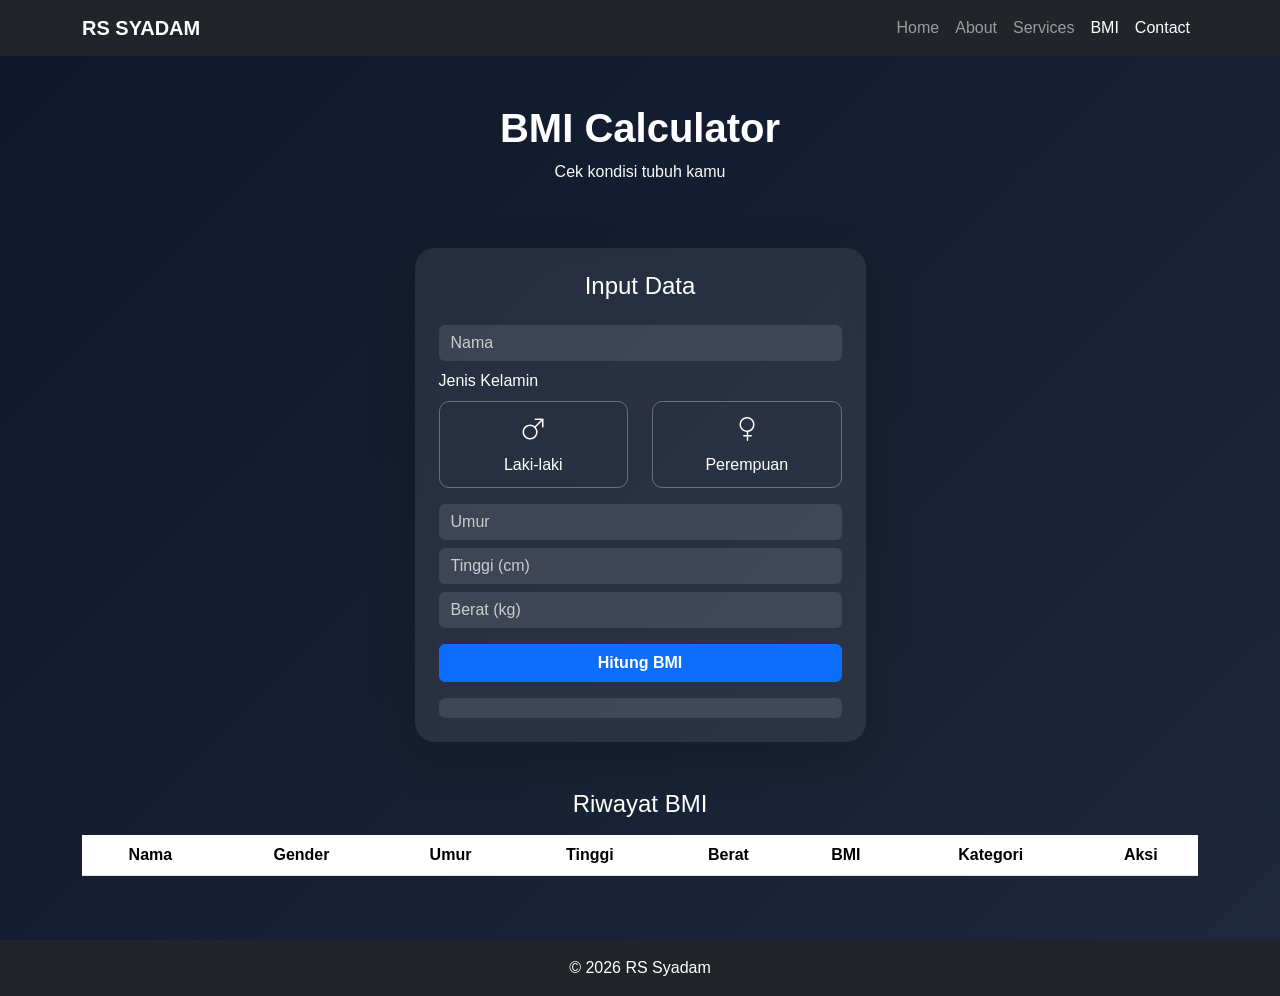
<file: bmi.html>
<!doctype html>
<html lang="en">
  <head>
    <meta charset="UTF-8" />
    <meta name="viewport" content="width=device-width, initial-scale=1.0" />
    <title>BMI Calculator - RS Syadam</title>

    <link
      href="https://cdn.jsdelivr.net/npm/bootstrap@5.3.8/dist/css/bootstrap.min.css"
      rel="stylesheet"
    />

    <link
      href="https://cdn.jsdelivr.net/npm/bootstrap-icons@1.11.3/font/bootstrap-icons.css"
      rel="stylesheet"
    />

    <link rel="stylesheet" href="source/bmi.css" />
  </head>

  <body class="d-flex flex-column min-vh-100">
    <nav class="navbar navbar-expand-lg navbar-dark bg-dark sticky-top">
      <div class="container">
        <a class="navbar-brand fw-bold" href="index.html">RS SYADAM</a>

        <button
          class="navbar-toggler"
          data-bs-toggle="collapse"
          data-bs-target="#nav"
        >
          <span class="navbar-toggler-icon"></span>
        </button>

        <div class="collapse navbar-collapse" id="nav">
          <ul class="navbar-nav ms-auto">
            <li class="nav-item">
              <a class="nav-link" href="index.html">Home</a>
            </li>
            <li class="nav-item">
              <a class="nav-link" href="tentang_kami.html">About</a>
            </li>
            <li class="nav-item">
              <a class="nav-link" href="services.html">Services</a>
            </li>
            <li class="nav-item">
              <a class="nav-link active" href="#">BMI</a>
            </li>
            <li class="nav-item">
              <a class="nav-link active" href="contact.html">Contact</a>
            </li>
          </ul>
        </div>
      </div>
    </nav>

    <main class="flex-grow-1">
      <!-- HEADER -->
      <section class="text-center py-5 text-white">
        <h1 class="fw-bold">BMI Calculator</h1>
        <p class="text-light">Cek kondisi tubuh kamu</p>
      </section>

      <!-- FORM -->
      <div class="container pb-5">
        <div class="row justify-content-center">
          <div class="col-md-5">
            <div class="glass p-4 shadow-lg">
              <h4 class="text-center mb-4">Input Data</h4>

              <!-- NAMA -->
              <input
                type="text"
                id="name"
                class="form-control input-modern mb-2"
                placeholder="Nama"
              />

              <!-- GENDER BUTTON -->
              <div class="mb-3">
                <label class="mb-2">Jenis Kelamin</label>

                <div class="d-flex gap-4">
                  <button
                    type="button"
                    class="gender-btn"
                    onclick="setGender('Laki-laki', this)"
                  >
                    <i class="bi bi-gender-male"></i>
                    <span>Laki-laki</span>
                  </button>

                  <button
                    type="button"
                    class="gender-btn"
                    onclick="setGender('Perempuan', this)"
                  >
                    <i class="bi bi-gender-female"></i>
                    <span>Perempuan</span>
                  </button>
                </div>
              </div>

              <input
                type="number"
                id="age"
                class="form-control input-modern mb-2"
                placeholder="Umur"
              />
              <input
                type="number"
                id="height"
                class="form-control input-modern mb-2"
                placeholder="Tinggi (cm)"
              />
              <input
                type="number"
                id="weight"
                class="form-control input-modern mb-3"
                placeholder="Berat (kg)"
              />

              <button
                class="btn btn-primary w-100 fw-bold"
                onclick="hitungBMI()"
              >
                Hitung BMI
              </button>

              <p id="hasil" class="text-center mt-3 fw-bold"></p>

              <!-- PROGRESS -->
              <div class="progress mt-3">
                <div id="bar" class="progress-bar"></div>
              </div>
            </div>
          </div>
        </div>

        <!-- TABLE -->
        <div class="mt-5">
          <h4 class="text-center mb-3">Riwayat BMI</h4>

          <div class="table-responsive">
            <table class="table text-center">
              <thead>
                <tr>
                  <th>Nama</th>
                  <th>Gender</th>
                  <th>Umur</th>
                  <th>Tinggi</th>
                  <th>Berat</th>
                  <th>BMI</th>
                  <th>Kategori</th>
                  <th>Aksi</th>
                </tr>
              </thead>
              <tbody id="tableData"></tbody>
            </table>
          </div>
        </div>
      </div>
    </main>

    <!-- FOOTER -->
    <footer class="bg-dark text-white text-center py-3 mt-auto">
      <p class="mb-0">© 2026 RS Syadam</p>
    </footer>

    <script src="https://cdn.jsdelivr.net/npm/bootstrap@5.3.8/dist/js/bootstrap.bundle.min.js"></script>
    <script src="source/bmi.js"></script>
  </body>
</html>
</file>
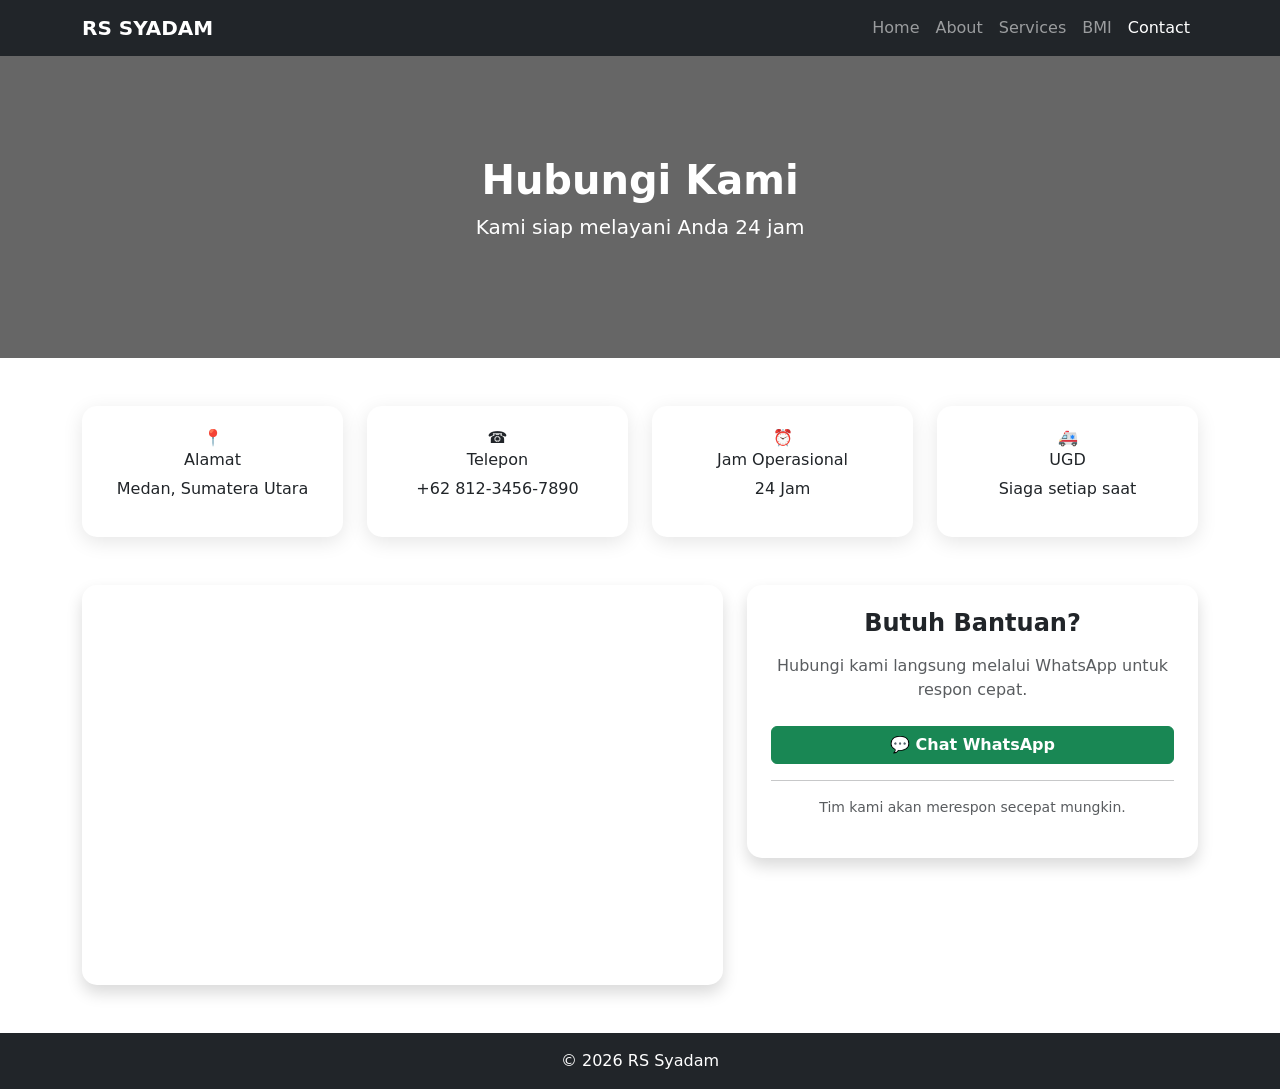
<file: contact.html>
<!doctype html>
<html lang="en">
  <head>
    <meta charset="UTF-8" />
    <meta name="viewport" content="width=device-width, initial-scale=1.0" />
    <title>Contact - RS Syadam</title>

    <link
      href="https://cdn.jsdelivr.net/npm/bootstrap@5.3.8/dist/css/bootstrap.min.css"
      rel="stylesheet"
    />

    <link rel="stylesheet" href="source/contact.css" />
  </head>

  <body class="d-flex flex-column min-vh-100">
    <!-- NAVBAR -->
    <nav class="navbar navbar-expand-lg navbar-dark bg-dark sticky-top">
      <div class="container">
        <a class="navbar-brand fw-bold" href="index.html">RS SYADAM</a>

        <button
          class="navbar-toggler"
          data-bs-toggle="collapse"
          data-bs-target="#nav"
        >
          <span class="navbar-toggler-icon"></span>
        </button>

        <div class="collapse navbar-collapse" id="nav">
          <ul class="navbar-nav ms-auto">
            <li class="nav-item">
              <a class="nav-link" href="index.html">Home</a>
            </li>
            <li class="nav-item">
              <a class="nav-link" href="tentang_kami.html">About</a>
            </li>
            <li class="nav-item">
              <a class="nav-link" href="services.html">Services</a>
            </li>
            <li class="nav-item">
              <a class="nav-link" href="bmi.html">BMI</a>
            </li>
            <li class="nav-item">
              <a class="nav-link active" href="contact.html">Contact</a>
            </li>
          </ul>
        </div>
      </div>
    </nav>

    <!-- HERO -->
    <section class="hero-contact text-center">
      <div class="container">
        <h1 class="fw-bold">Hubungi Kami</h1>
        <p class="lead">Kami siap melayani Anda 24 jam</p>
      </div>
    </section>

    <section class="py-5">
      <div class="container">
        <div class="row g-4 text-center">
          <div class="col-md-3">
            <div class="info-box">
              📍
              <h6>Alamat</h6>
              <p>Medan, Sumatera Utara</p>
            </div>
          </div>

          <div class="col-md-3">
            <div class="info-box">
              ☎️
              <h6>Telepon</h6>
              <p>+62 812-3456-7890</p>
            </div>
          </div>

          <div class="col-md-3">
            <div class="info-box">
              ⏰
              <h6>Jam Operasional</h6>
              <p>24 Jam</p>
            </div>
          </div>

          <div class="col-md-3">
            <div class="info-box">
              🚑
              <h6>UGD</h6>
              <p>Siaga setiap saat</p>
            </div>
          </div>
        </div>
      </div>
    </section>

    <!-- MAP + WA -->
    <section class="pb-5">
      <div class="container">
        <div class="row g-4">
          <!-- MAP -->
          <div class="col-md-7">
            <div class="map-container shadow">
              <iframe
                src="https://www.google.com/maps?q=medan&output=embed"
                width="100%"
                height="100%"
                style="border: 0"
                allowfullscreen=""
              ></iframe>
            </div>
          </div>

          <!-- WA CARD -->
          <div class="col-md-5">
            <div class="wa-card p-4 shadow text-center">
              <h4 class="fw-bold mb-3">Butuh Bantuan?</h4>
              <p class="text-muted">
                Hubungi kami langsung melalui WhatsApp untuk respon cepat.
              </p>

              <a
                href="https://wa.me/6281234567890?text=Halo%20RS%20Syadam%20saya%20ingin%20bertanya"
                target="_blank"
                class="btn btn-success w-100 fw-bold mt-2"
              >
                💬 Chat WhatsApp
              </a>

              <hr />

              <p class="small text-muted">
                Tim kami akan merespon secepat mungkin.
              </p>
            </div>
          </div>
        </div>
      </div>
    </section>

    <!-- FOOTER -->
    <footer class="bg-dark text-white text-center py-3 mt-auto">
      <p class="mb-0">© 2026 RS Syadam</p>
    </footer>

    <script src="https://cdn.jsdelivr.net/npm/bootstrap@5.3.8/dist/js/bootstrap.bundle.min.js"></script>
  </body>
</html>
</file>
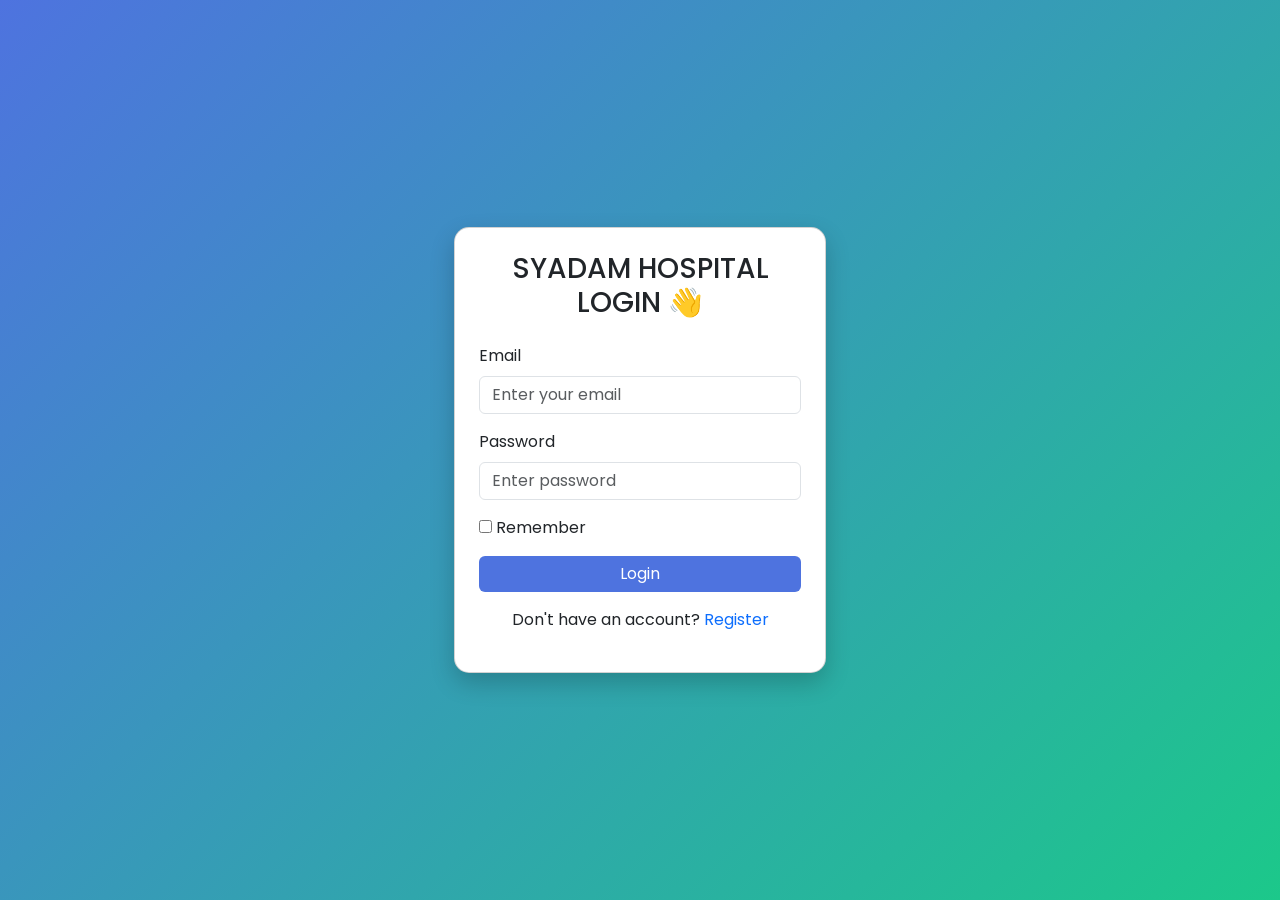
<file: login.html>
<!doctype html>
<html lang="en">
  <head>
    <meta charset="UTF-8" />
    <meta name="viewport" content="width=device-width, initial-scale=1.0" />
    <title>Login</title>

    <link
      href="https://cdn.jsdelivr.net/npm/bootstrap@5.3.8/dist/css/bootstrap.min.css"
      rel="stylesheet"
    />

    <link rel="stylesheet" href="source/style.css" />
    <link
      href="https://fonts.googleapis.com/css2?family=Poppins:wght@300;400;500;600&display=swap"
      rel="stylesheet"
    />
  </head>

  <body>
    <div
      class="container h-100 d-flex justify-content-center align-items-center"
    >
      <div class="col-md-4">
        <div class="card login-card p-4">
          <h3 class="text-center mb-4">SYADAM HOSPITAL LOGIN 👋</h3>

          <form onsubmit="loginUser(event)">
            <p
              id="errorMsg"
              class="text-danger small mt-2"
              style="display: none"
            ></p>
            <div class="mb-3">
              <label class="form-label">Email</label>
              <input
                type="email"
                id="email"
                class="form-control"
                placeholder="Enter your email"
              />
            </div>

            <div class="mb-3">
              <label class="form-label">Password</label>
              <input
                type="password"
                id="password"
                class="form-control"
                placeholder="Enter password"
              />
            </div>

            <div class="d-flex justify-content-between mb-3">
              <div><input type="checkbox" /> Remember</div>
            </div>

            <button class="btn btn-primary w-100">Login</button>

            <p class="text-center mt-3">
              Don't have an account?
              <a href="register.html" class="text-decoration-none">Register</a>
            </p>
          </form>
        </div>
      </div>
    </div>
    <script
      src="https://cdn.jsdelivr.net/npm/bootstrap@5.3.8/dist/js/bootstrap.bundle.min.js"
      integrity="sha384-FKyoEForCGlyvwx9Hj09JcYn3nv7wiPVlz7YYwJrWVcXK/BmnVDxM+D2scQbITxI"
      crossorigin="anonymous"
    ></script>

    <script src="source/index.js"></script>
  </body>
</html>
</file>
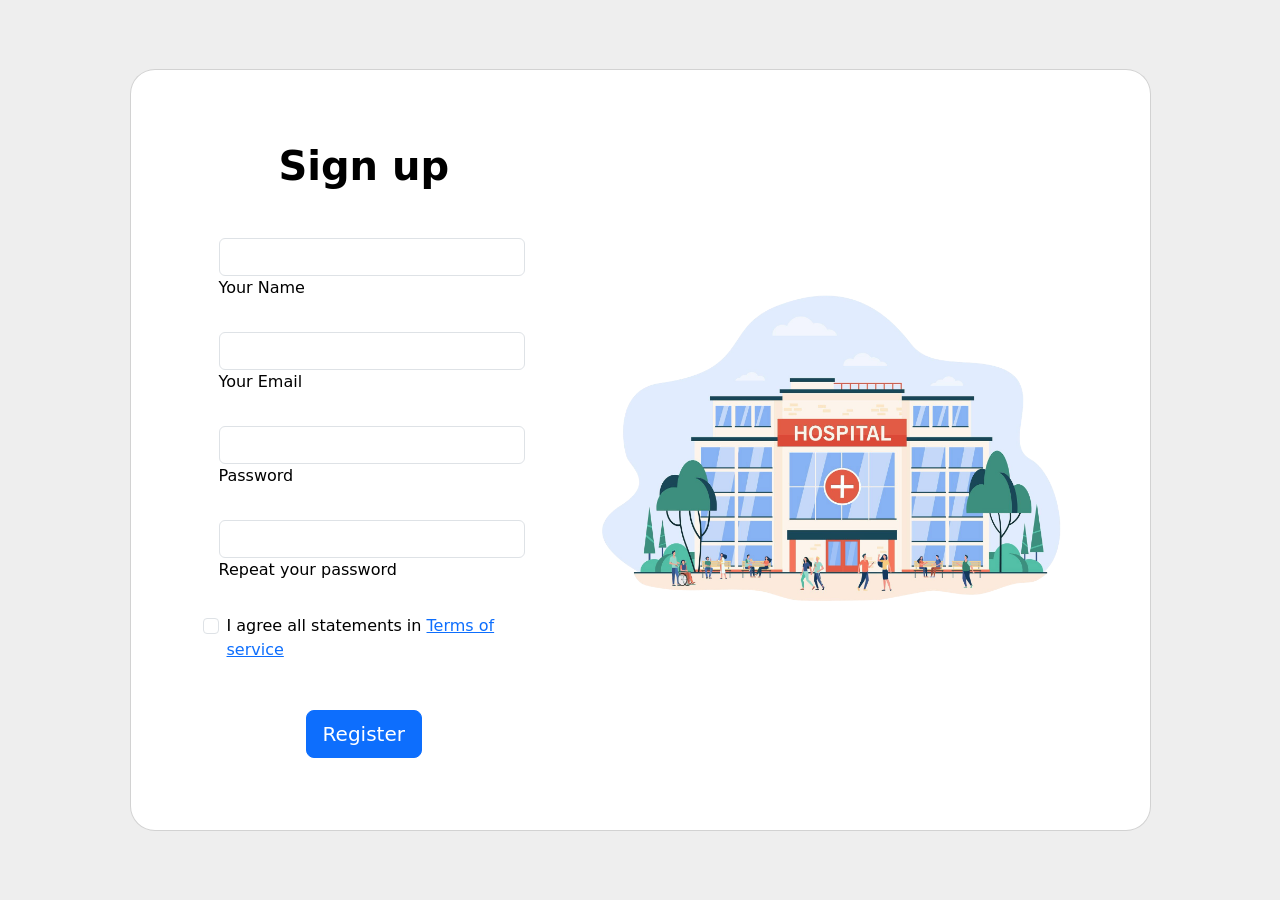
<file: register.html>
<!doctype html>
<html lang="en">
  <head>
    <meta charset="UTF-8" />
    <meta name="viewport" content="width=device-width, initial-scale=1.0" />
    <link
      href="https://cdn.jsdelivr.net/npm/bootstrap@5.3.8/dist/css/bootstrap.min.css"
      rel="stylesheet"
      integrity="sha384-sRIl4kxILFvY47J16cr9ZwB07vP4J8+LH7qKQnuqkuIAvNWLzeN8tE5YBujZqJLB"
      crossorigin="anonymous"
    />
    <title>Document</title>
  </head>
  <body>
    <section class="vh-100" style="background-color: #eee">
      <div class="container h-100">
        <div class="row d-flex justify-content-center align-items-center h-100">
          <div class="col-lg-12 col-xl-11">
            <div class="card text-black" style="border-radius: 25px">
              <div class="card-body p-md-5">
                <div class="row justify-content-center">
                  <div class="col-md-10 col-lg-6 col-xl-5 order-2 order-lg-1">
                    <p class="text-center h1 fw-bold mb-5 mx-1 mx-md-4 mt-4">
                      Sign up
                    </p>
                    <p id="errorMsg" class="text-danger small mt-2"></p>
                    <form class="mx-1 mx-md-4" onsubmit="registerUser(event)">
                      <div class="d-flex flex-row align-items-center mb-4">
                        <i class="fas fa-user fa-lg me-3 fa-fw"></i>
                        <div
                          data-mdb-input-init
                          class="form-outline flex-fill mb-0"
                        >
                          <input type="text" id="name" class="form-control" />
                          <label class="form-label" for="form3Example1c"
                            >Your Name</label
                          >
                        </div>
                      </div>

                      <div class="d-flex flex-row align-items-center mb-4">
                        <i class="fas fa-envelope fa-lg me-3 fa-fw"></i>
                        <div
                          data-mdb-input-init
                          class="form-outline flex-fill mb-0"
                        >
                          <input type="email" id="email" class="form-control" />
                          <label class="form-label" for="form3Example3c"
                            >Your Email</label
                          >
                        </div>
                      </div>

                      <div class="d-flex flex-row align-items-center mb-4">
                        <i class="fas fa-lock fa-lg me-3 fa-fw"></i>
                        <div
                          data-mdb-input-init
                          class="form-outline flex-fill mb-0"
                        >
                          <input
                            type="password"
                            id="password"
                            class="form-control"
                          />
                          <label class="form-label" for="form3Example4c"
                            >Password</label
                          >
                        </div>
                      </div>

                      <div class="d-flex flex-row align-items-center mb-4">
                        <i class="fas fa-key fa-lg me-3 fa-fw"></i>
                        <div
                          data-mdb-input-init
                          class="form-outline flex-fill mb-0"
                        >
                          <input
                            type="password"
                            id="confirmPassword"
                            class="form-control"
                          />
                          <label class="form-label" for="form3Example4cd"
                            >Repeat your password</label
                          >
                        </div>
                      </div>

                      <div
                        class="form-check d-flex justify-content-center mb-5"
                      >
                        <input
                          class="form-check-input me-2"
                          type="checkbox"
                          value=""
                          id="terms"
                        />
                        <label class="form-check-label" for="form2Example3">
                          I agree all statements in
                          <a href="#!">Terms of service</a>
                        </label>
                      </div>

                      <div
                        class="d-flex justify-content-center mx-4 mb-3 mb-lg-4"
                      >
                        <button
                          type="submit"
                          data-mdb-button-init
                          data-mdb-ripple-init
                          class="btn btn-primary btn-lg"
                        >
                          Register
                        </button>
                      </div>
                    </form>
                  </div>
                  <div
                    class="col-md-10 col-lg-6 col-xl-7 d-flex align-items-center order-1 order-lg-2"
                  >
                    <img
                      src="source/hospital.png"
                      class="img-fluid"
                      alt="Sample image"
                    />
                  </div>
                </div>
              </div>
            </div>
          </div>
        </div>
      </div>
    </section>
    <script
      src="https://cdn.jsdelivr.net/npm/bootstrap@5.3.8/dist/js/bootstrap.bundle.min.js"
      integrity="sha384-FKyoEForCGlyvwx9Hj09JcYn3nv7wiPVlz7YYwJrWVcXK/BmnVDxM+D2scQbITxI"
      crossorigin="anonymous"
    ></script>
    <script src="source/index.js"></script>
  </body>
</html>
</file>
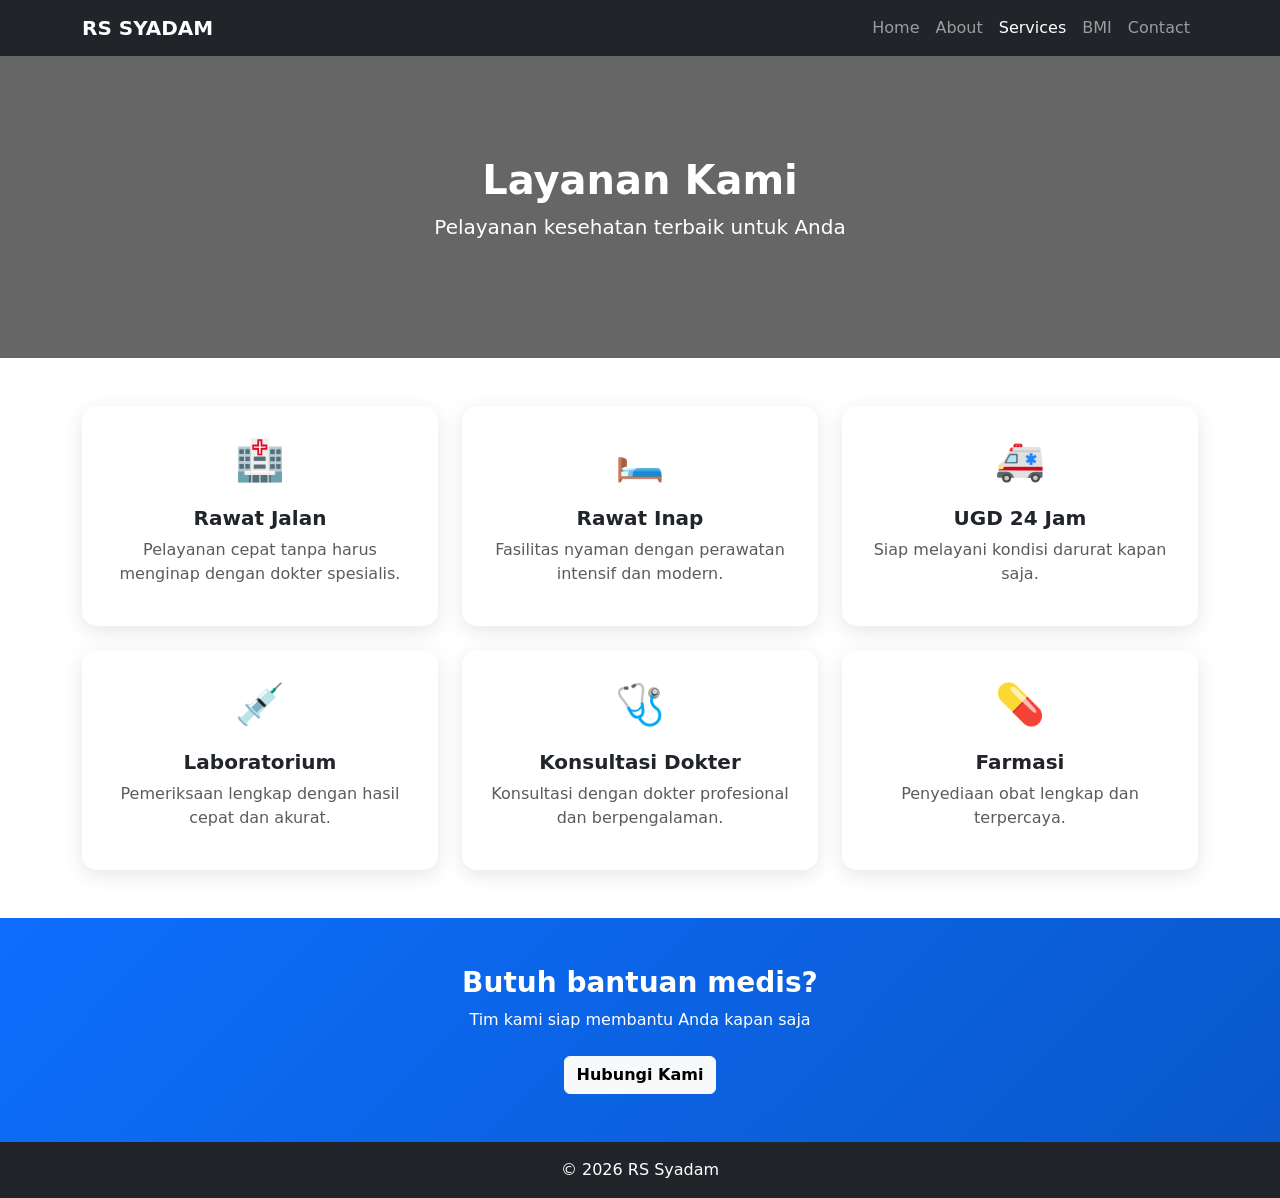
<file: services.html>
<!doctype html>
<html lang="en">
  <head>
    <meta charset="UTF-8" />
    <meta name="viewport" content="width=device-width, initial-scale=1.0" />
    <title>Layanan - RS Syadam</title>

    <link
      href="https://cdn.jsdelivr.net/npm/bootstrap@5.3.8/dist/css/bootstrap.min.css"
      rel="stylesheet"
    />

    <link rel="stylesheet" href="source/services.css" />
  </head>

  <body class="d-flex flex-column min-vh-100">
    <!-- NAVBAR -->
    <nav class="navbar navbar-expand-lg navbar-dark bg-dark sticky-top">
      <div class="container">
        <a class="navbar-brand fw-bold" href="index.html">RS SYADAM</a>

        <button
          class="navbar-toggler"
          data-bs-toggle="collapse"
          data-bs-target="#nav"
        >
          <span class="navbar-toggler-icon"></span>
        </button>

        <div class="collapse navbar-collapse" id="nav">
          <ul class="navbar-nav ms-auto">
            <li class="nav-item">
              <a class="nav-link" href="index.html">Home</a>
            </li>
            <li class="nav-item">
              <a class="nav-link" href="tentang_kami.html">About</a>
            </li>
            <li class="nav-item">
              <a class="nav-link active" href="services.html">Services</a>
            </li>
            <li class="nav-item">
              <a class="nav-link" href="bmi.html">BMI</a>
            </li>
            <li class="nav-item">
              <a class="nav-link" href="contact.html">Contact</a>
            </li>
          </ul>
        </div>
      </div>
    </nav>

    <section class="hero-services text-center">
      <div class="container">
        <h1 class="fw-bold">Layanan Kami</h1>
        <p class="lead">Pelayanan kesehatan terbaik untuk Anda</p>
      </div>
    </section>

    <section class="py-5">
      <div class="container">
        <div class="row g-4">
          <div class="col-md-4">
            <div class="service-card text-center p-4">
              <div class="icon mb-3">🏥</div>
              <h5 class="fw-bold">Rawat Jalan</h5>
              <p class="text-muted">
                Pelayanan cepat tanpa harus menginap dengan dokter spesialis.
              </p>
            </div>
          </div>

          <div class="col-md-4">
            <div class="service-card text-center p-4">
              <div class="icon mb-3">🛏️</div>
              <h5 class="fw-bold">Rawat Inap</h5>
              <p class="text-muted">
                Fasilitas nyaman dengan perawatan intensif dan modern.
              </p>
            </div>
          </div>

          <div class="col-md-4">
            <div class="service-card text-center p-4">
              <div class="icon mb-3">🚑</div>
              <h5 class="fw-bold">UGD 24 Jam</h5>
              <p class="text-muted">
                Siap melayani kondisi darurat kapan saja.
              </p>
            </div>
          </div>

          <div class="col-md-4">
            <div class="service-card text-center p-4">
              <div class="icon mb-3">💉</div>
              <h5 class="fw-bold">Laboratorium</h5>
              <p class="text-muted">
                Pemeriksaan lengkap dengan hasil cepat dan akurat.
              </p>
            </div>
          </div>

          <div class="col-md-4">
            <div class="service-card text-center p-4">
              <div class="icon mb-3">🩺</div>
              <h5 class="fw-bold">Konsultasi Dokter</h5>
              <p class="text-muted">
                Konsultasi dengan dokter profesional dan berpengalaman.
              </p>
            </div>
          </div>

          <div class="col-md-4">
            <div class="service-card text-center p-4">
              <div class="icon mb-3">💊</div>
              <h5 class="fw-bold">Farmasi</h5>
              <p class="text-muted">Penyediaan obat lengkap dan terpercaya.</p>
            </div>
          </div>
        </div>
      </div>
    </section>

    <section class="cta-section text-center text-white py-5">
      <div class="container">
        <h3 class="fw-bold">Butuh bantuan medis?</h3>
        <p>Tim kami siap membantu Anda kapan saja</p>
        <a href="contact.html" class="btn btn-light fw-bold mt-2"
          >Hubungi Kami</a
        >
      </div>
    </section>

    <!-- FOOTER -->
    <footer class="bg-dark text-white text-center py-3 mt-auto">
      <p class="mb-0">© 2026 RS Syadam</p>
    </footer>

    <script src="https://cdn.jsdelivr.net/npm/bootstrap@5.3.8/dist/js/bootstrap.bundle.min.js"></script>
  </body>
</html>
</file>
<file: source/bmi.css>
body {
  font-family: "Poppins", sans-serif;
  background: linear-gradient(135deg, #0f172a, #1e293b);
  color: #fff;
}

/* GLASS */
.glass {
  background: rgba(255, 255, 255, 0.08);
  backdrop-filter: blur(10px);
  border-radius: 20px;
}

/* INPUT */
.input-modern {
  background: rgba(255, 255, 255, 0.1);
  border: none;
  color: #fff;
}

.input-modern::placeholder {
  color: #ccc;
}

/* GENDER BUTTON */
.gender-btn {
  flex: 1;
  border: 1px solid rgba(255, 255, 255, 0.3);
  background: transparent;
  color: #fff;
  border-radius: 10px;
  padding: 10px;
  display: flex;
  flex-direction: column;
  align-items: center;
  gap: 5px;
  transition: 0.3s;
}

.gender-btn i {
  font-size: 24px;
}

/* HOVER */
.gender-btn:hover {
  background: rgba(255, 255, 255, 0.1);
  transform: scale(1.05);
}

/* ACTIVE */
.gender-btn.active {
  background: #0d6efd;
  transform: scale(1.1);
}

/* PROGRESS */
.progress {
  background: rgba(255, 255, 255, 0.1);
  height: 20px;
}

.progress-bar {
  transition: 0.5s;
}

/* TABLE */
.table {
  background: rgba(255, 255, 255, 0.05);
  color: #fff;
}

thead {
  background: rgba(0, 0, 0, 0.5);
}
</file>
<file: source/contact.css>
/* HERO */
.hero-contact {
  background:
    linear-gradient(rgba(0, 0, 0, 0.6), rgba(0, 0, 0, 0.6)),
    url("https://images.unsplash.com/photo-1586773860418-d37222d8fce3");
  background-size: cover;
  background-position: center;
  color: white;
  padding: 100px 0;
}

/* INFO BOX */
.info-box {
  background: #fff;
  padding: 20px;
  border-radius: 15px;
  box-shadow: 0 5px 20px rgba(0, 0, 0, 0.1);
  transition: 0.3s;
}

.info-box:hover {
  transform: translateY(-5px);
}

/* MAP */
.map-container {
  height: 100%;
  min-height: 400px;
  border-radius: 15px;
  overflow: hidden;
}

/* WA CARD */
.wa-card {
  background: #fff;
  border-radius: 15px;
}
</file>
<file: source/style.css>
body {
  font-family: "Poppins", sans-serif;
  background: linear-gradient(135deg, #4e73df, #1cc88a);
  height: 100vh;
}

.login-card {
  border-radius: 15px;
  box-shadow: 0 10px 25px rgba(0, 0, 0, 0.2);
}

.form-control:focus {
  box-shadow: none;
  border-color: #4e73df;
}

.btn-primary {
  background-color: #4e73df;
  border: none;
}

.btn-primary:hover {
  background-color: #2e59d9;
}

input.error {
  border: 1px solid red;
}

input.success {
  border: 1px solid green;
}
</file>
<file: source/services.css>
/* HERO */
.hero-services {
  background:
    linear-gradient(rgba(0, 0, 0, 0.6), rgba(0, 0, 0, 0.6)),
    url("https://images.unsplash.com/photo-1586773860418-d37222d8fce3");
  background-size: cover;
  background-position: center;
  color: white;
  padding: 100px 0;
}

/* SERVICE CARD */
.service-card {
  border-radius: 15px;
  background: #fff;
  transition: 0.3s;
  box-shadow: 0 5px 20px rgba(0, 0, 0, 0.1);
}

.service-card:hover {
  transform: translateY(-10px);
}

/* ICON */
.icon {
  font-size: 40px;
}

/* CTA */
.cta-section {
  background: linear-gradient(135deg, #0d6efd, #0a58ca);
}
</file>
